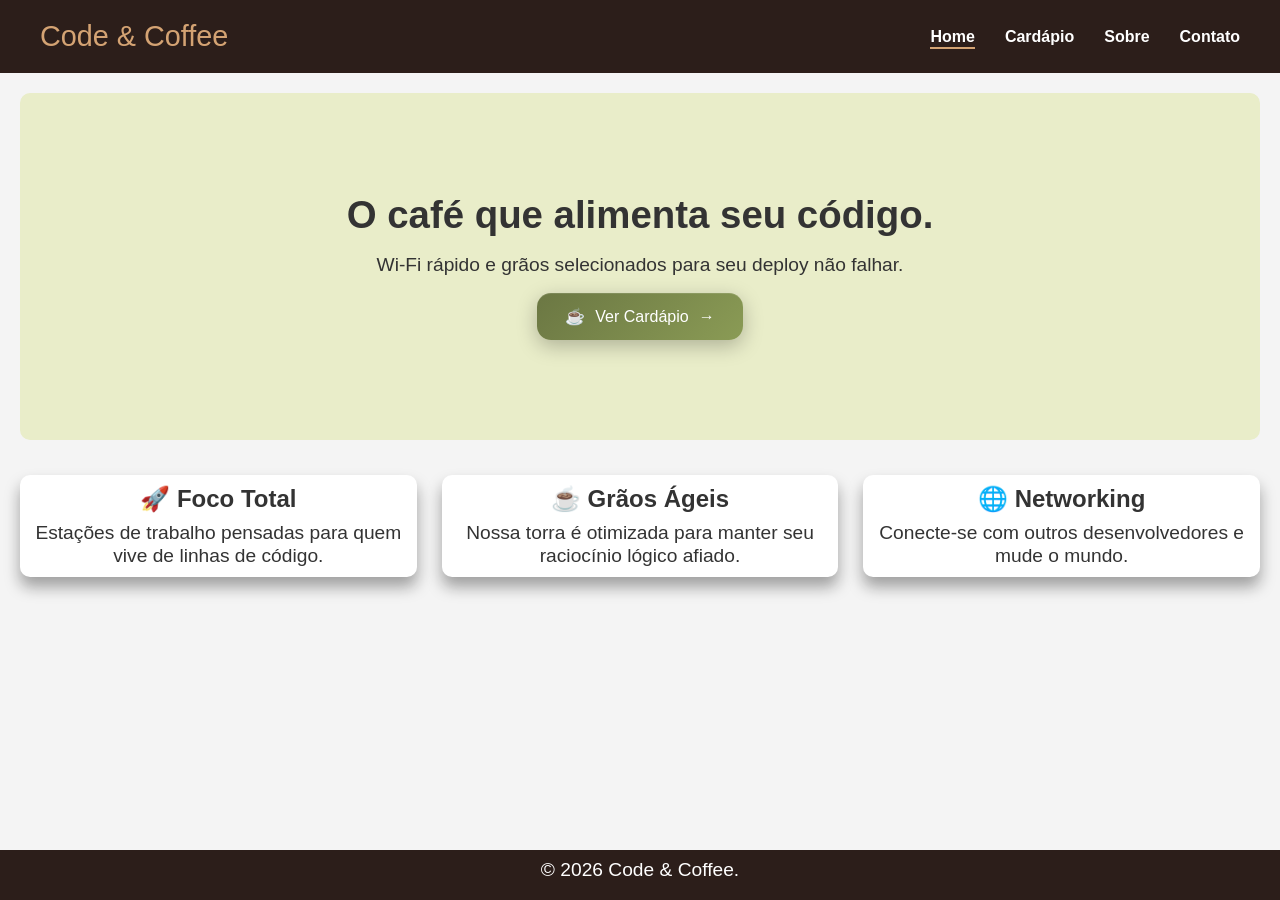
<file: index.html>
<!DOCTYPE html>
<html lang="pt-br">
<head>
    <meta charset="UTF-8">
    <meta name="viewport" content="width=device-width, initial-scale=1.0">
    <title>Code & Coffee</title>
    <link rel="stylesheet" href="style.css">
</head>
    <body>
        <header>
            <div class="logotipo">
                <p> Code & Coffee </p>
            </div>

        <nav>
            <ul class="menu">
                <li><a href="index.html" class="ativo">Home</a></li>
                <li><a href="cardapio.html">Cardápio</a></li>
                <li><a href="sobre.html">Sobre</a></li>
                <li><a href="contato.html">Contato</a></li>
            </ul>
        </nav>

        </header>

            <main>

                <section id="home">
                    <div class="hero">
                        <h1> O café que alimenta seu código. </h1>
                                <br>
                            <p> Wi-Fi rápido e grãos selecionados para seu deploy não falhar.<br>
                                <br>
                            </p>
                        
                            <a href="cardapio.html" class ="btn-cta">
                                <span>☕</span>
                                    <span>Ver Cardápio</span>
                                <span>→</span>
                            </a>
                            </div>
                </section>

                        <section class="grid-layout">

                        <article class ="card">
                            <h2> 🚀 Foco Total</h2>
                                <p> Estações de trabalho pensadas para quem vive de linhas de código.</p>
                        </article>


                        <article class ="card">
                            <h2> ☕ Grãos Ágeis</h2>
                                <p> Nossa torra é otimizada para manter seu raciocínio lógico afiado.</p>
                        </article>
                        
                        
                        <article class ="card">
                            <h2> 🌐 Networking</h2>
                                <p> Conecte-se com outros desenvolvedores e mude o mundo.</p>
                        </article>
                            
                        </section>       
                    
                    </div>
            </main>
        <footer>
            <p>&copy; 2026 Code & Coffee.</p>
        </footer>    
    </body>
</html>
</file>
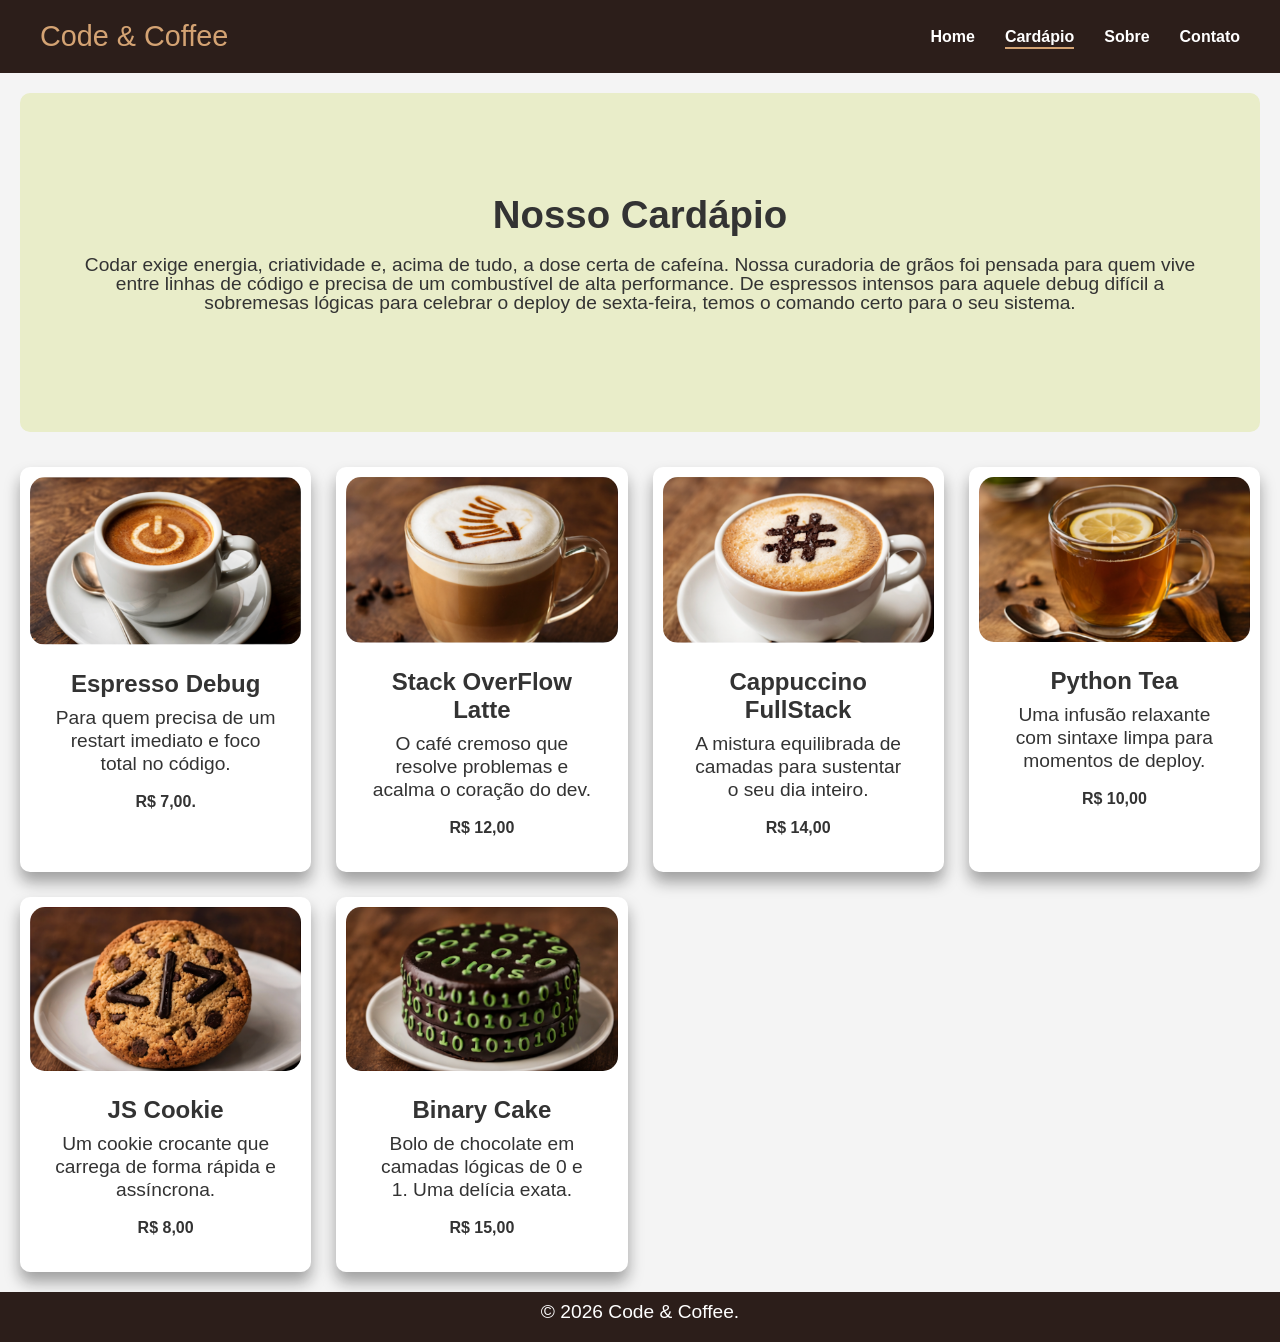
<file: cardapio.html>
<!DOCTYPE html>
<html lang="pt-br">
<head>
    <meta charset="UTF-8">
    <meta name="viewport" content="width=device-width, initial-scale=1.0">
    <title>Code & Coffee</title>
    <link rel="stylesheet" href="style.css">
</head>
    <body>
        <header>
            <div class="logotipo">
                <p> Code & Coffee </p>
            </div>

        <nav>
            <ul class="menu">
                <li><a href="index.html">Home</a></li>
                <li><a href="cardapio.html" class="ativo">Cardápio</a></li>
                <li><a href="sobre.html">Sobre</a></li>
                <li><a href="contato.html">Contato</a></li>
            </ul>
        </nav>

        </header>

            <main>

                <section id="home">
                    <div class="hero">
                        <h1> Nosso Cardápio </h1>
                                <br>
                            <p> Codar exige energia, criatividade e, acima de tudo, a dose certa de cafeína.
                                Nossa curadoria de grãos foi pensada para quem vive entre linhas de código e precisa de um combustível de alta performance.
                                De espressos intensos para aquele debug difícil a sobremesas lógicas para celebrar o deploy de sexta-feira,
                                temos o comando certo para o seu sistema.<br>
                                <br>
                            </p>
                    </div>

                        <section class="grid-layout">

                            <article class ="card">

                                <img src="images/cafe1.png" alt="Espresso Debug">

                                <div class="card-content">
                                    <h2> Espresso Debug </h2>
                                    <p> Para quem precisa de um restart imediato e foco total no código.</p><br>
                                    <strong> R$ 7,00.</strong>
                                </div>
                            </article>


                            <article class ="card">
                                <img src="images/cafe2.png" alt="Espresso Debug">

                                <div class="card-content">
                                <h2> Stack OverFlow Latte </h2>
                                    <p> O café cremoso que resolve problemas e acalma o coração do dev.</p><br>
                                    <strong> R$ 12,00 </strong>
                                </div>
                            </article>


                            <article class ="card">
                                <img src="images/cafe3.png" alt="Espresso Debug">
                                <div class="card-content">

                                <h2> Cappuccino FullStack </h2>
                                    <p> A mistura equilibrada de camadas para sustentar o seu dia inteiro.</p><br>
                                    <strong> R$ 14,00 </strong>
                                </div>
                            </article>


                            <article class ="card">
                                <img src="images/cafe4.png" alt="Espresso Debug">
                                <div class="card-content">

                                <h2> Python Tea </h2>
                                    <p> Uma infusão relaxante com sintaxe limpa para momentos de deploy.</p><br>
                                    <strong> R$ 10,00 </strong>
                                </div>
                            </article>

                            <article class ="card">
                                <img src="images/cafe5.png" alt="Espresso Debug">
                                <div class="card-content">

                                <h2> JS Cookie </h2>
                                    <p> Um cookie crocante que carrega de forma rápida e assíncrona.</p><br>
                                    <strong> R$ 8,00 </strong>
                                </div>
                            </article>

                            <article class ="card">
                                <img src="images/cafe6.png" alt="Espresso Debug">
                                <div class="card-content">

                                <h2> Binary Cake </h2>
                                    <p> Bolo de chocolate em camadas lógicas de 0 e 1. Uma delícia exata.</p><br>
                                    <strong> R$ 15,00 </strong>
                                </div>
                            </article>

                        </section>  
                </section>
            </main>
            
            <footer>
                <p>&copy; 2026 Code & Coffee.</p>

            </footer>
               
    </body>
</html>
</file>
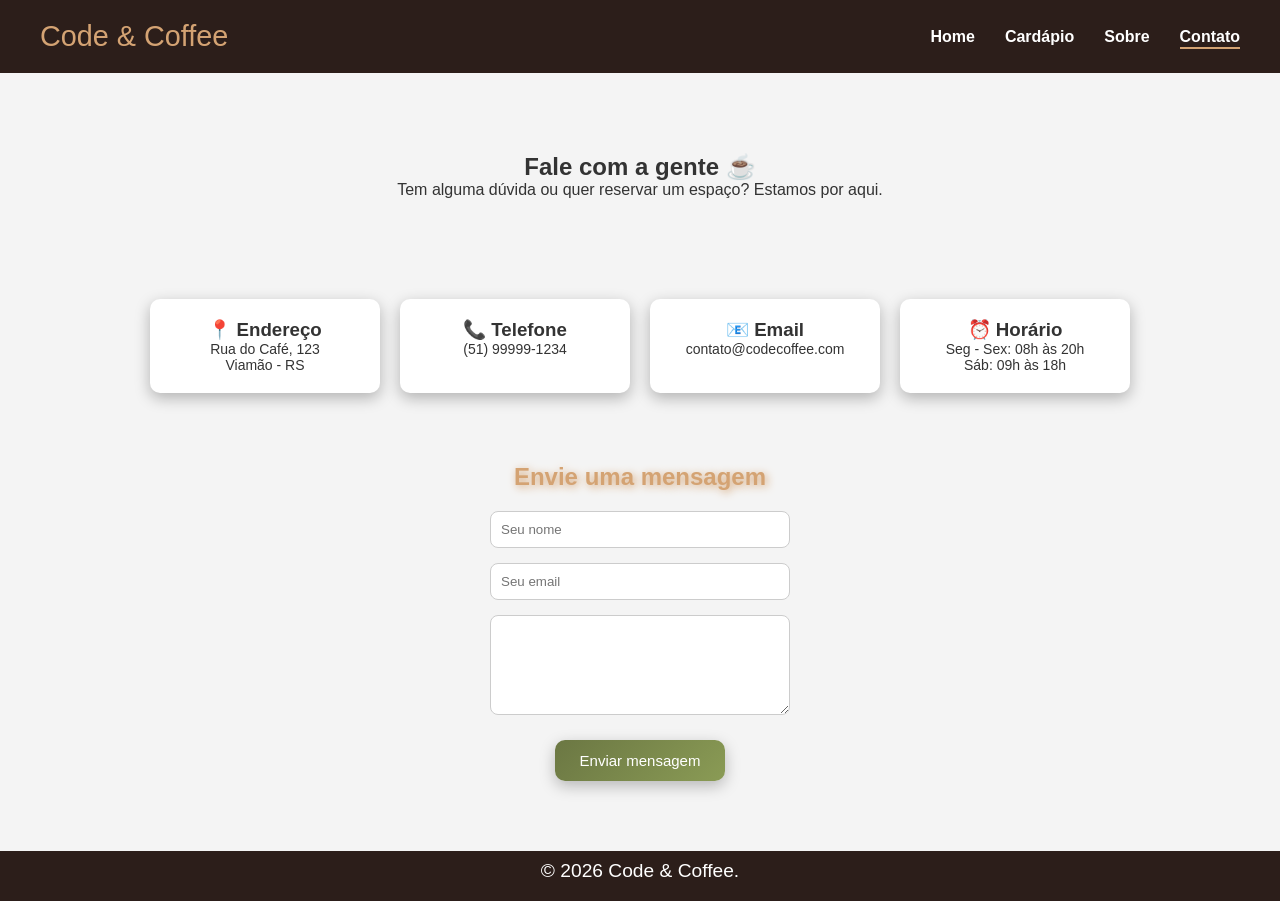
<file: contato.html>
<!DOCTYPE html>
<html lang="pt-br">
<head>
    <meta charset="UTF-8">
    <meta name="viewport" content="width=device-width, initial-scale=1.0">
    <title>Code & Coffee</title>
    <link rel="stylesheet" href="style.css">
</head>
    <body>
        <header>
            <div class="logotipo">
                <p> Code & Coffee </p>
            </div>

            <nav>
            <ul class="menu">
                <li><a href="index.html">Home</a></li>
                <li><a href="cardapio.html">Cardápio</a></li>
                <li><a href="sobre.html">Sobre</a></li>
                <li><a href="contato.html" class="ativo">Contato</a></li>
            </ul>


        </header>
        <main>

            <section class="hero-contato">
                <h1>Fale com a gente ☕</h1>
                <p>Tem alguma dúvida ou quer reservar um espaço? Estamos por aqui.</p>
            </section>


            <section class="contato-info">

                <div class="info-box">
                    <h3>📍 Endereço</h3>
                    <p>Rua do Café, 123<br>Viamão - RS</p>
                </div>

                <div class="info-box">
                    <h3>📞 Telefone</h3>
                    <p>(51) 99999-1234</p>
                </div>

                <div class="info-box">
                    <h3>📧 Email</h3>
                    <p>contato@codecoffee.com</p>
                </div>

                <div class="info-box">
                    <h3>⏰ Horário</h3>
                    <p>Seg - Sex: 08h às 20h<br>Sáb: 09h às 18h</p>
                </div>

            </section>


            <section class="form-contato">

                <h2>Envie uma mensagem</h2>

                <form>
                    <input type="text" placeholder="Seu nome" required>
                    <input type="email" placeholder="Seu email" required>
                
                        <textarea placeholder="Sua mensagem" required>

                    </textarea>

                    <button type="submit" class="btn-enviar">
                        Enviar mensagem
                        </button>
                </form>

            </section>



        </main>
        
     <footer>
        <p>&copy; 2026 Code & Coffee.</p>

    </footer>      
    </body>
</html>
</file>
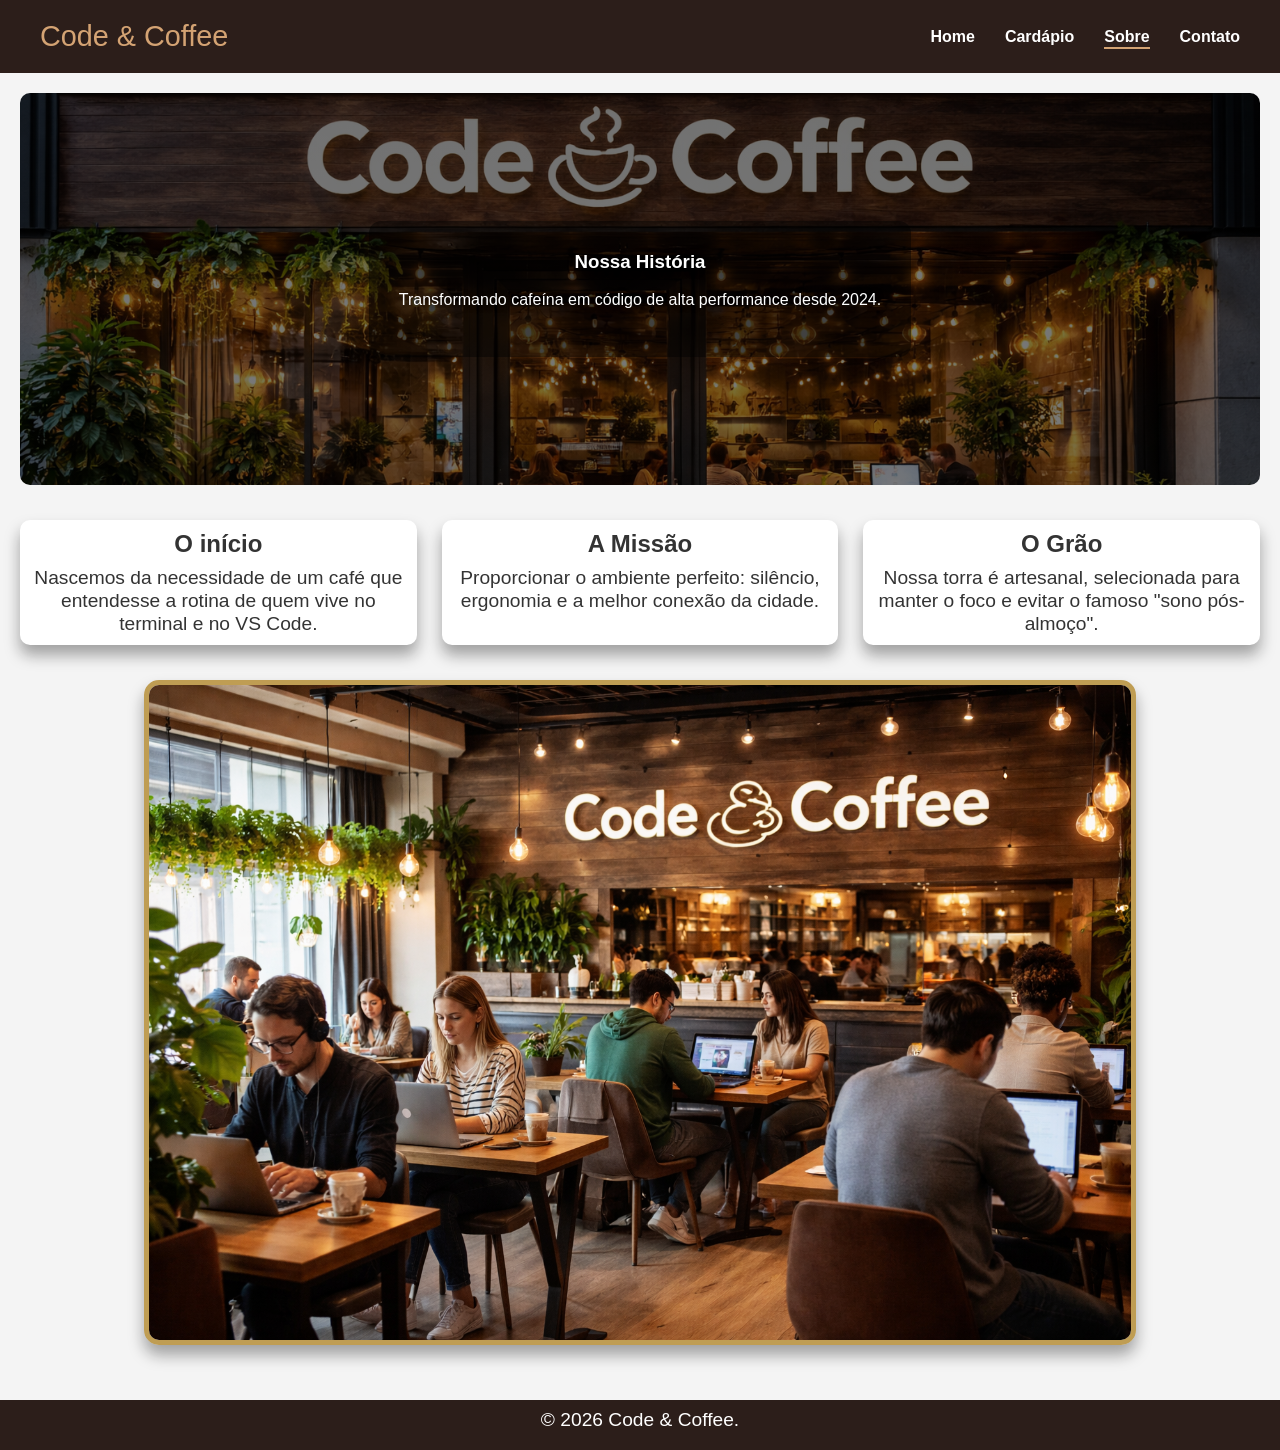
<file: sobre.html>
<!DOCTYPE html>
<html lang="pt-br">
<head>
    <meta charset="UTF-8">
    <meta name="viewport" content="width=device-width, initial-scale=1.0">
    <title>Quem somos</title>
    <link rel="stylesheet" href="style.css">
</head>
    <body>
        <header>
            <div class="logotipo">
                <p> Code & Coffee </p>
            </div>

        <nav>
            <ul class="menu">
                <li><a href="index.html">Home</a></li>
                <li><a href="cardapio.html">Cardápio</a></li>
                <li><a href="sobre.html" class="ativo">Sobre</a></li>
                <li><a href="contato.html">Contato</a></li>
            </ul>
        </nav>

        </header>

            <main>

                <section id="home">
                    <section class="hero-sobre">
                        <div class ="hero-texto">
                            <h1> Nossa História</h1>
                                <br>
                            <p> Transformando cafeína em código de alta performance desde 2024.<br>
                                <br>
                            </p>
                        </div>

                    </section>

                        <section class="grid-layout">

                            <article class ="card">
                                <h2> O início</h2>
                                    <p> Nascemos da necessidade de um café que entendesse a rotina de quem vive no terminal e no VS Code.</p>
                            </article>


                            <article class ="card">
                                <h2> A Missão </h2>
                                    <p> Proporcionar o ambiente perfeito: silêncio, ergonomia e a melhor conexão da cidade. </p>
                            </article>


                            <article class ="card">
                                <h2> O Grão </h2>
                                    <p> Nossa torra é artesanal, selecionada para manter o foco e evitar o famoso "sono pós-almoço". </p>
                            </article>
                        </section>  

                <div class="img-sobre">
                    <img src="images/code-coffee.png" alt="Imagem da cafeteria">                             
                    </div>
                </main>
    <footer>
        <p>&copy; 2026 Code & Coffee.</p>

    </footer>   
    </body>
</html>
</file>
<file: style.css>
/* 1. VARIÁVEIS */
:root {
    --cor-principal: #2c1e1a;  /* Café Escuro */
    --cor-secundaria: #d4a373; /* Café Claro */
    --cor-botao: #606c38;      /* Verde Tech */
    --fundo-claro: #f4f4f4;    /* Fundo */
    --fundo-hero: #e9edc9;        /* Fundo hero */
    --cor-menu: #ffffff;         /* Cor item menu */
}


* {
    margin: 0;
    padding: 0;
    box-sizing: border-box;
    font-family: 'Segoe UI', sans-serif;
}


.menu {
    list-style: none;
    display: flex;
    gap: 30px; 
}


.menu a {
    position: relative;
    color: var(--cor-menu);
    text-decoration: none;
}

.menu a::after {
    content: "";
    position: absolute;
    width: 0;
    height: 2px;
    bottom: -4px;
    left: 0;
    background-color: var(--cor-secundaria);
    transition: 0.3s;
}

.menu a:hover::after {
    width: 100%;
}


.menu a.ativo::after {
    width: 100%;
}


body {
    background-color: var(--fundo-claro);
    color: #333; /* sem efeito*/
}


header {
    display: flex;
    justify-content: space-between;
    background-color: var(--cor-principal);
    align-items: center;
    padding: 20px 40px;
}


nav a {
    color: var(--cor-menu);
    font-weight: bold;
    text-decoration: none;
}


main {
    padding: 20px;
}


.logotipo {
    color: var(--cor-secundaria); 
    font-size: 1.2em;
    font-weight: bold;
}


.logotipo p {
    margin: 0;
    font-size: 1.8rem;
    font-weight: 500;    
}



.btn-cta {
    display: inline-flex;
    align-items: center;
    justify-content: center;
    gap: 10px;

    padding: 14px 28px;
    border-radius: 14px;

    background: linear-gradient(135deg, #6b7743, #8a9b55);

    color: white;
    text-decoration: none;
    font-size: 16px;
    font-weight: 500;

    box-shadow: 
        0 6px 20px rgba(0, 0, 0, 0.25),
        inset 0 1px 0 rgba(255, 255, 255, 0.1);

    transition: all 0.25s ease;
}


.btn-cta:visited {
    display: inline-flex;
    align-items: center;
    justify-content: center;
    gap: 10px;

    background-color: #6b7743;
    padding: 14px 30px;
    border-radius: 10px;

    color: white;
    text-decoration: none;

    font-size: 16px;
    font-weight: 500;

    transition: 0.3s ease;
}

.btn-cta:hover {
    transform: translateY(-4px);

    box-shadow: 
        0 12px 30px rgba(0, 0, 0, 0.35),
        0 0 15px rgba(138, 155, 85, 0.4),
        inset 0 1px 0 rgba(255, 255, 255, 0.2);
}

.btn-cta:active {
    transform: translateY(1px) scale(0.97);

    box-shadow: 
        0 4px 10px rgba(0, 0, 0, 0.25),
        inset 0 2px 5px rgba(0, 0, 0, 0.2);
}

.btn-cta,
.btn-cta:visited,
.btn-cta:hover,
.btn-cta:active {
    color: white;
    text-decoration: none;
}

.hero {
    border-image: 15px;
    background-color: var(--fundo-hero);
    border-radius: 10px;
    text-align: center;
    padding: 100px 50px;
}


.hero h1 {
    font-size: 2.4rem;
    font-weight: 600;
}


.hero p {
    font-size: 1.2rem;
    font-weight: 400;
    line-height: 1;
}


.hero-sobre {
    background:
        linear-gradient(
        rgba(0, 0, 0, 0.551),
        rgba(0, 0, 0, 0.52)),
        url("images/fachada-code-coffee.png");

    background-size:cover;
    background-position:center 20%;
    background-repeat:no-repeat;
    text-align:center;
    padding:8rem 3rem;
    border-radius:10px;
}


.hero-sobre h1{
text-shadow: 2px 2px 8px rgba(0,0,0,0.6);
color:white;}
.hero-sobre p{
color:white;
text-shadow: 1px 1px 6px rgba(0,0,0,0.6);
}


.hero-texto{
   background: rgba(0, 0, 0, 0.447);
   padding:30px;
   border-radius:12px;
   display:inline-block;
}


.hero-contato {
    text-align: center;
    padding: 60px 20px;
}

.contato-info {
    display: flex;
    justify-content: center;
    gap: 20px;
    flex-wrap: wrap;
    margin: 40px 0;
}

.info-box {
    background: white;
    padding: 20px;
    border-radius: 10px;
    width: 230px;
    text-align: center;
    box-shadow: 0 5px 15px rgba(0, 0, 0, 0.275);
}

.info-box p {
    font-size: 14px;
    overflow-wrap: break-word;
}

.form-contato {
    text-align: center;
    margin: 50px 0;
}

.form-contato h2{
    padding: 20px;
    text-shadow: 2px 2px 8px var(--cor-secundaria);
    color:var(--cor-secundaria)
}


.form-contato form {
    display: flex;
    flex-direction: column;
    align-items: center;
    gap: 15px;
}

.form-contato input,
.form-contato textarea {
    width: 300px;
    padding: 10px;
    border-radius: 8px;
    border: 1px solid #ccc;
}

.form-contato textarea {
    height: 100px;
}

.btn-enviar {
    margin-top: 10px;

    padding: 12px 25px;
    border-radius: 10px;
    border: none;

    background: linear-gradient(135deg, #6b7743, #8a9b55);

    color: white;
    font-size: 15px;
    font-weight: 500;

    cursor: pointer;

    /* sombra suave */
    box-shadow: 0 5px 15px rgba(0, 0, 0, 0.25);

    transition: all 0.2s ease;
}

.btn-enviar:hover {
    transform: translateY(-2px);
    box-shadow: 0 8px 20px rgba(0, 0, 0, 0.35);
}


.btn-enviar:active {
    transform: translateY(1px) scale(0.97);
    box-shadow: 0 3px 8px rgba(0, 0, 0, 0.25);
}


.card {
    background: white;
    padding: 10px;
    border-radius: 10px;
    text-align: center;
    border: 0px solid #cac8c8ef;
    box-shadow: 0 10px 15px rgba(15, 15, 15, 0.364);
}


.card h2{
    font-size: 1.5rem;
    font-weight: 600;
    margin-bottom: 0.5rem;
}


.card p {
    font-size: 1.2rem;
    font-weight: 400;
    line-height: 1.2;
}


.card-content {
    padding: 25px;
}


.card img {
    width: 100%;
    display: block;
    margin: 0;
    padding: 0;
    border-radius: 15px;
}


.section {
    max-width: 1200px;
    margin: auto;
}


.grid-layout {
    display: grid;
    margin-top: 35px;
    grid-template-columns: repeat(auto-fit, minmax(250px, 1fr));
    gap: 25px;
}


@media (max-width: 768px) {

    header {
        display: flex;
        flex-direction: column;
        align-items: center;
    }

    nav ul {
        display: flex;
        justify-content: center;
        gap: 15px;
        flex-wrap: wrap;
    }

}

.img-sobre img{
    margin: 35px auto; 
    display: block;
    max-width: 80%;
    height: auto;
    border-radius: 15px;
    border: 5px solid #a67305ab;
    box-shadow: 0 10px 15px rgba(15, 15, 15, 0.361);
}


.container-imagem {
    display: flex;
    justify-content: center;

}


footer {
    width: 100%;
    font-size: 1.2rem;
    font-weight: 500;
    line-height: 2.1;
    background: var(--cor-principal);
    color: var(--cor-menu);
    text-align: center;
    padding: 0 0 10px;
}


html, body {
    height: 100%;
    margin: 0;
}

body {
    display: flex;
    flex-direction: column;
}

main {
    flex: 1;
}
</file>
